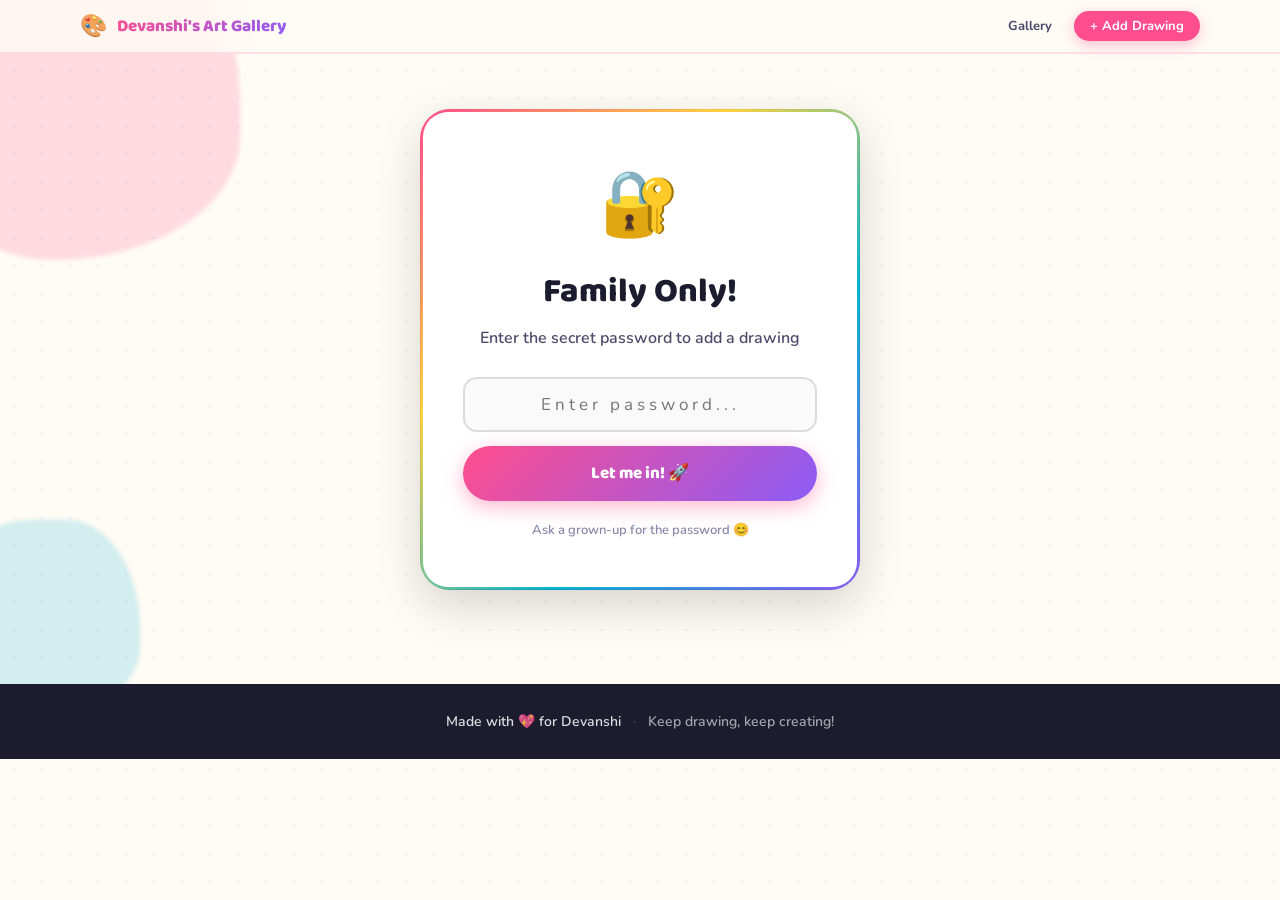
<file: upload.html>
<!DOCTYPE html>
<html lang="en">
<head>
  <meta charset="UTF-8"/>
  <meta name="viewport" content="width=device-width, initial-scale=1.0"/>
  <title>Add a Drawing 🖍️ | Devanshi's Art Gallery</title>
  <link rel="stylesheet" href="style.css"/>
  <link href="https://fonts.googleapis.com/css2?family=Baloo+2:wght@400;600;800&family=Nunito:wght@400;600;700&display=swap" rel="stylesheet"/>
</head>
<body>

  <div class="deco deco-1"></div>
  <div class="deco deco-3"></div>

  <!-- ===== HEADER ===== -->
  <header class="site-header">
    <div class="header-inner">
      <a href="index.html" class="logo">
        <span class="logo-palette">🎨</span>
        <span class="logo-text">Devanshi's Art Gallery</span>
      </a>
      <nav>
        <a href="index.html" class="nav-link">Gallery</a>
        <a href="upload.html" class="nav-link nav-upload nav-active">+ Add Drawing</a>
      </nav>
    </div>
  </header>

  <main class="upload-main">

    <!-- ===== PASSWORD GATE (shown first) ===== -->
    <div id="password-gate" class="gate-wrap">
      <div class="gate-card">
        <div class="gate-icon">🔐</div>
        <h1 class="gate-title">Family Only!</h1>
        <p class="gate-sub">Enter the secret password to add a drawing</p>
        <div class="gate-form">
          <input
            type="password"
            id="gate-password"
            class="gate-input"
            placeholder="Enter password..."
            autocomplete="current-password"
          />
          <button onclick="checkPassword()" class="btn-primary gate-btn">Let me in! 🚀</button>
        </div>
        <div id="gate-error" class="gate-error" style="display:none">
          ❌ Wrong password! Try again.
        </div>
        <p class="gate-hint">Ask a grown-up for the password 😊</p>
      </div>
    </div>

    <!-- ===== UPLOAD FORM (shown after correct password) ===== -->
    <div id="upload-section" class="upload-wrap" style="display:none">
      <div class="upload-card">

        <div class="upload-heading">
          <h1>Add a New Drawing! 🖍️</h1>
          <p>Share Devanshi's latest masterpiece</p>
        </div>

        <!-- Success message -->
        <div id="success-msg" class="success-msg" style="display:none">
          <div class="success-burst">🎉</div>
          <h2>Woohoo! It's in the gallery!</h2>
          <p>The masterpiece is now live for everyone to see!</p>
          <div class="success-btns">
            <a href="index.html" class="btn-primary">See Gallery</a>
            <button onclick="resetForm()" class="btn-ghost">Add Another</button>
          </div>
        </div>

        <!-- Error message -->
        <div id="upload-error" class="upload-error-msg" style="display:none">
          <span id="upload-error-text">Something went wrong.</span>
        </div>

        <!-- The form -->
        <div id="upload-form">

          <!-- Drop zone -->
          <div id="drop-zone" class="drop-zone">
            <div id="drop-content" class="drop-content">
              <div class="drop-icon-wrap">
                <span class="drop-main-icon">🖼️</span>
                <span class="drop-plus">+</span>
              </div>
              <p class="drop-title">Drop a drawing here</p>
              <p class="drop-or"><span>or</span></p>
              <button type="button" onclick="document.getElementById('file-input').click()" class="btn-choose">Choose File</button>
              <p class="drop-hint">JPG · PNG · GIF · WEBP &nbsp;·&nbsp; Max 10 MB</p>
            </div>
            <!-- Preview replaces drop content -->
            <div id="preview-wrap" class="preview-wrap" style="display:none">
              <img id="image-preview" class="image-preview" alt="Preview"/>
              <button type="button" onclick="clearImage()" class="preview-clear" title="Remove">✕</button>
            </div>
            <input type="file" id="file-input" accept="image/*" style="display:none"/>
          </div>

          <!-- Title -->
          <div class="field-group">
            <label class="field-label" for="drawing-title">Drawing Title ✏️</label>
            <input type="text" id="drawing-title" class="field-input" placeholder="e.g. My Rainbow Cat" maxlength="100" required/>
          </div>

          <!-- Artist name -->
          <div class="field-group">
            <label class="field-label" for="artist-name">Artist Name 🌟</label>
            <input type="text" id="artist-name" class="field-input" placeholder="e.g. Devanshi" maxlength="60" value="Devanshi"/>
          </div>

          <!-- Submit -->
          <button id="submit-btn" onclick="handleUpload()" class="btn-upload" type="button">
            <span id="btn-text">Upload to Gallery 🚀</span>
            <span id="btn-loading" style="display:none">Uploading... ⏳</span>
          </button>

        </div>
      </div>
    </div>

  </main>

  <!-- ===== FOOTER ===== -->
  <footer class="site-footer">
    <div class="footer-inner">
      <span class="footer-heart">Made with 💖 for Devanshi</span>
      <span class="footer-dot">·</span>
      <span>Keep drawing, keep creating!</span>
    </div>
  </footer>

  <script src="upload.js"></script>
</body>
</html>
</file>
<file: style.css>
/* ==============================================
   DEVANSHI'S ART GALLERY — style.css v2
   Bold, vibrant, alive with colour and motion
   ============================================== */

@import url('https://fonts.googleapis.com/css2?family=Baloo+2:wght@400;600;800&family=Nunito:wght@400;600;700&display=swap');

/* ── Variables ── */
:root {
  --pink:      #FF4D8D;
  --pink-lt:   #FFB3D1;
  --yellow:    #FFD23F;
  --yellow-lt: #FFF0B3;
  --purple:    #8B5CF6;
  --purple-lt: #DDD6FE;
  --teal:      #06B6D4;
  --teal-lt:   #CFFAFE;
  --orange:    #F97316;
  --orange-lt: #FFEDD5;
  --green:     #22C55E;
  --green-lt:  #DCFCE7;
  --red:       #EF4444;
  --bg:        #FFFBF5;
  --ink:       #1C1C2E;
  --ink-mid:   #4A4A6A;
  --ink-lt:    #8888AA;
  --white:     #FFFFFF;
  --card-r:    22px;
  --shadow-sm: 0 4px 16px rgba(0,0,0,0.09);
  --shadow-md: 0 8px 32px rgba(0,0,0,0.13);
  --shadow-lg: 0 16px 48px rgba(0,0,0,0.16);
  --font-h: 'Baloo 2', cursive;
  --font-b: 'Nunito', sans-serif;
}

*, *::before, *::after { box-sizing: border-box; margin: 0; padding: 0; }
html { scroll-behavior: smooth; }

body {
  font-family: var(--font-b);
  background-color: var(--bg);
  /* Subtle dot-grid background — gives a sketchbook feel */
  background-image: radial-gradient(circle, rgba(139,92,246,0.12) 1px, transparent 1px);
  background-size: 28px 28px;
  color: var(--ink);
  overflow-x: hidden;
}

a { text-decoration: none; color: inherit; }
img { max-width: 100%; display: block; }
button { font-family: var(--font-b); cursor: pointer; border: none; }

/* ── Floating paint-splotch decorations ── */
.deco {
  position: fixed;
  border-radius: 50% 40% 60% 50% / 50% 60% 40% 50%;
  pointer-events: none;
  z-index: 0;
  opacity: 0.18;
  filter: blur(2px);
}
.deco-1 { width: 340px; height: 340px; background: var(--pink);   top: -80px;  left: -100px; animation: drift 12s ease-in-out infinite; }
.deco-2 { width: 260px; height: 260px; background: var(--yellow); top: 30%;    right: -80px; animation: drift 16s ease-in-out infinite reverse; }
.deco-3 { width: 200px; height: 200px; background: var(--teal);   bottom: 20%; left: -60px;  animation: drift 14s ease-in-out infinite 2s; }
.deco-4 { width: 180px; height: 180px; background: var(--purple); bottom: -40px; right: 10%; animation: drift 10s ease-in-out infinite 1s reverse; }

@keyframes drift {
  0%,100% { transform: translate(0,0) rotate(0deg); }
  33%      { transform: translate(18px,-14px) rotate(5deg); }
  66%      { transform: translate(-12px,10px) rotate(-3deg); }
}

/* ==============================================
   HEADER
   ============================================== */
.site-header {
  position: sticky;
  top: 0;
  z-index: 200;
  background: rgba(255,251,245,0.85);
  backdrop-filter: blur(16px);
  -webkit-backdrop-filter: blur(16px);
  border-bottom: 2px solid rgba(255,77,141,0.15);
}

.header-inner {
  max-width: 1160px;
  margin: 0 auto;
  padding: 0 28px;
  height: 68px;
  display: flex;
  align-items: center;
  justify-content: space-between;
}

.logo {
  display: flex;
  align-items: center;
  gap: 10px;
  text-decoration: none;
}
.logo-palette { font-size: 30px; animation: wobble 3s ease-in-out infinite; display: inline-block; }
@keyframes wobble {
  0%,100% { transform: rotate(-8deg); }
  50%      { transform: rotate(8deg); }
}
.logo-text {
  font-family: var(--font-h);
  font-weight: 800;
  font-size: 21px;
  background: linear-gradient(135deg, var(--pink) 0%, var(--purple) 100%);
  -webkit-background-clip: text;
  -webkit-text-fill-color: transparent;
  background-clip: text;
}

nav { display: flex; align-items: center; gap: 8px; }

.nav-link {
  font-weight: 700;
  font-size: 15px;
  color: var(--ink-mid);
  padding: 8px 18px;
  border-radius: 50px;
  transition: all 0.2s;
}
.nav-link:hover { background: var(--purple-lt); color: var(--purple); }
.nav-active     { color: var(--purple) !important; }

.nav-upload {
  background: var(--pink);
  color: var(--white) !important;
  box-shadow: 0 4px 14px rgba(255,77,141,0.35);
  transition: transform 0.15s, box-shadow 0.15s;
}
.nav-upload:hover {
  transform: translateY(-2px);
  box-shadow: 0 8px 22px rgba(255,77,141,0.45);
  background: var(--pink);
}

/* ==============================================
   HERO
   ============================================== */
.hero {
  position: relative;
  text-align: center;
  padding: 72px 24px 56px;
  overflow: hidden;
  z-index: 1;
}

.hero-badge {
  display: inline-block;
  background: var(--yellow-lt);
  border: 2px solid var(--yellow);
  color: #92620A;
  font-weight: 700;
  font-size: 13px;
  padding: 6px 20px;
  border-radius: 50px;
  margin-bottom: 20px;
  letter-spacing: 0.3px;
}

.hero-title {
  font-family: var(--font-h);
  font-weight: 800;
  font-size: clamp(42px, 8vw, 80px);
  line-height: 1.05;
  color: var(--ink);
  margin-bottom: 18px;
}

.hero-highlight {
  position: relative;
  display: inline-block;
  background: linear-gradient(135deg, var(--pink), var(--purple));
  -webkit-background-clip: text;
  -webkit-text-fill-color: transparent;
  background-clip: text;
}

/* Underline squiggle under highlight */
.hero-highlight::after {
  content: '';
  position: absolute;
  bottom: -4px;
  left: 0;
  right: 0;
  height: 6px;
  background: url("data:image/svg+xml,%3Csvg xmlns='http://www.w3.org/2000/svg' width='60' height='6'%3E%3Cpath d='M0 3 Q7.5 0 15 3 Q22.5 6 30 3 Q37.5 0 45 3 Q52.5 6 60 3' stroke='%23FF4D8D' stroke-width='2.5' fill='none'/%3E%3C/svg%3E") repeat-x;
}

.hero-sub {
  font-size: 19px;
  color: var(--ink-mid);
  font-weight: 600;
  margin-bottom: 24px;
}

.hero-squiggles svg { margin: 0 auto; }

/* Floating emoji decorations */
.hero-floaties { position: absolute; inset: 0; pointer-events: none; }
.floaty {
  position: absolute;
  font-size: 36px;
  animation: floatUp 6s ease-in-out infinite;
  opacity: 0.7;
}
.f1 { top: 15%; left: 6%;  animation-delay: 0s;   font-size: 32px; }
.f2 { top: 25%; right: 8%; animation-delay: 1.2s; font-size: 28px; }
.f3 { top: 55%; left: 3%;  animation-delay: 0.6s; font-size: 40px; }
.f4 { top: 60%; right: 5%; animation-delay: 2s;   font-size: 30px; }
.f5 { top: 40%; left: 10%; animation-delay: 1.8s; font-size: 24px; }

@keyframes floatUp {
  0%,100% { transform: translateY(0) rotate(-5deg); }
  50%      { transform: translateY(-18px) rotate(5deg); }
}

/* ==============================================
   STATS BAR
   ============================================== */
.stats-bar {
  background: linear-gradient(135deg, var(--purple) 0%, var(--pink) 100%);
  position: relative;
  z-index: 1;
}
.stats-inner {
  max-width: 600px;
  margin: 0 auto;
  padding: 20px 24px;
  display: flex;
  align-items: center;
  justify-content: center;
  gap: 28px;
}
.stat { text-align: center; color: var(--white); }
.stat-num  { display: block; font-family: var(--font-h); font-size: 30px; font-weight: 800; line-height: 1; }
.stat-label{ display: block; font-size: 12px; font-weight: 700; opacity: 0.8; text-transform: uppercase; letter-spacing: 1px; margin-top: 2px; }
.stat-dot  { width: 6px; height: 6px; background: rgba(255,255,255,0.4); border-radius: 50%; }

/* ==============================================
   GALLERY
   ============================================== */
.gallery-section {
  position: relative;
  z-index: 1;
  max-width: 1160px;
  margin: 0 auto;
  padding: 56px 28px 100px;
}

/* ── Loading ── */
.loading-wrap {
  text-align: center;
  padding: 80px 24px;
}
.paint-loader {
  display: flex;
  justify-content: center;
  gap: 10px;
  margin-bottom: 20px;
}
.paint-drop {
  width: 16px; height: 16px; border-radius: 50%;
  animation: bounce 1s ease-in-out infinite;
}
.pd1 { background: var(--pink);   animation-delay: 0s; }
.pd2 { background: var(--yellow); animation-delay: 0.15s; }
.pd3 { background: var(--purple); animation-delay: 0.3s; }
@keyframes bounce {
  0%,100% { transform: translateY(0); }
  50%      { transform: translateY(-18px); }
}
.loading-text { font-family: var(--font-h); font-size: 20px; color: var(--ink-mid); }

/* ── Empty & Error ── */
.empty-state, .error-state {
  text-align: center;
  padding: 80px 24px;
}
.empty-art { font-size: 80px; margin-bottom: 20px; animation: floatUp 4s ease-in-out infinite; display: block; }
.empty-state h2, .error-state h2 {
  font-family: var(--font-h); font-size: 32px; margin-bottom: 10px;
}
.empty-state p, .error-state p {
  color: var(--ink-mid); font-size: 17px; margin-bottom: 28px;
}

/* ── Gallery Grid ── */
.gallery-grid {
  display: grid;
  grid-template-columns: repeat(auto-fill, minmax(290px, 1fr));
  gap: 32px;
}

/* ── Drawing Card ── */
.drawing-card {
  background: var(--white);
  border-radius: var(--card-r);
  overflow: hidden;
  box-shadow: var(--shadow-sm);
  transition: transform 0.3s cubic-bezier(.34,1.56,.64,1), box-shadow 0.3s;
  position: relative;
  border: 3px solid transparent;
}
.drawing-card:hover {
  transform: translateY(-10px) rotate(1deg);
  box-shadow: var(--shadow-lg);
}

/* Each card has a colourful top stripe */
.drawing-card::before {
  content: '';
  display: block;
  height: 8px;
  width: 100%;
}
.stripe-pink::before   { background: linear-gradient(90deg, var(--pink), var(--pink-lt)); }
.stripe-yellow::before { background: linear-gradient(90deg, var(--yellow), var(--yellow-lt)); }
.stripe-purple::before { background: linear-gradient(90deg, var(--purple), var(--purple-lt)); }
.stripe-teal::before   { background: linear-gradient(90deg, var(--teal), var(--teal-lt)); }
.stripe-orange::before { background: linear-gradient(90deg, var(--orange), var(--orange-lt)); }
.stripe-green::before  { background: linear-gradient(90deg, var(--green), var(--green-lt)); }

.card-img-wrap {
  aspect-ratio: 4/3;
  overflow: hidden;
  background: #F8F4FF;
}
.card-img-wrap img {
  width: 100%; height: 100%;
  object-fit: cover;
  transition: transform 0.5s cubic-bezier(.25,.46,.45,.94);
}
.drawing-card:hover .card-img-wrap img { transform: scale(1.08); }

.card-body { padding: 18px 20px 20px; }

.card-title {
  font-family: var(--font-h);
  font-weight: 800;
  font-size: 19px;
  color: var(--ink);
  white-space: nowrap;
  overflow: hidden;
  text-overflow: ellipsis;
  margin-bottom: 10px;
}

.card-footer {
  display: flex;
  justify-content: space-between;
  align-items: center;
}

.card-artist {
  display: inline-flex;
  align-items: center;
  gap: 5px;
  background: var(--purple-lt);
  color: #5B21B6;
  font-size: 13px;
  font-weight: 700;
  padding: 4px 12px;
  border-radius: 50px;
}

.card-date {
  font-size: 12px;
  color: var(--ink-lt);
  font-weight: 600;
}

/* ── Card index number (like a real gallery tag) ── */
.card-tag {
  position: absolute;
  bottom: 72px;
  right: 14px;
  width: 28px;
  height: 28px;
  background: var(--ink);
  color: var(--white);
  font-size: 11px;
  font-weight: 800;
  border-radius: 50%;
  display: flex;
  align-items: center;
  justify-content: center;
}

/* ==============================================
   BUTTONS
   ============================================== */
.btn-primary {
  display: inline-flex;
  align-items: center;
  justify-content: center;
  gap: 8px;
  background: linear-gradient(135deg, var(--pink), var(--purple));
  color: var(--white);
  font-family: var(--font-h);
  font-weight: 800;
  font-size: 17px;
  padding: 14px 34px;
  border-radius: 50px;
  border: none;
  cursor: pointer;
  box-shadow: 0 6px 20px rgba(255,77,141,0.4);
  transition: transform 0.15s, box-shadow 0.15s;
  text-decoration: none;
}
.btn-primary:hover {
  transform: translateY(-3px);
  box-shadow: 0 10px 28px rgba(255,77,141,0.5);
}

.btn-ghost {
  display: inline-flex;
  align-items: center;
  justify-content: center;
  background: transparent;
  color: var(--ink-mid);
  font-family: var(--font-b);
  font-weight: 700;
  font-size: 16px;
  padding: 14px 28px;
  border-radius: 50px;
  border: 2px solid rgba(0,0,0,0.15);
  cursor: pointer;
  transition: all 0.15s;
}
.btn-ghost:hover { border-color: var(--ink-mid); color: var(--ink); background: rgba(0,0,0,0.04); }

/* ==============================================
   PASSWORD GATE
   ============================================== */
.upload-main {
  position: relative;
  z-index: 1;
  min-height: 70vh;
  display: flex;
  align-items: center;
  justify-content: center;
  padding: 40px 24px 80px;
}

.gate-wrap { width: 100%; max-width: 440px; }

.gate-card {
  background: var(--white);
  border-radius: 28px;
  box-shadow: var(--shadow-lg);
  padding: 48px 40px;
  text-align: center;
  border: 3px solid transparent;
  background-clip: padding-box;
  position: relative;
}

/* Rainbow border on the gate card */
.gate-card::before {
  content: '';
  position: absolute;
  inset: -3px;
  border-radius: 30px;
  background: linear-gradient(135deg, var(--pink), var(--yellow), var(--teal), var(--purple));
  z-index: -1;
}

.gate-icon  { font-size: 64px; margin-bottom: 16px; display: block; animation: floatUp 3s ease-in-out infinite; }
.gate-title { font-family: var(--font-h); font-weight: 800; font-size: 34px; color: var(--ink); margin-bottom: 8px; }
.gate-sub   { color: var(--ink-mid); font-size: 16px; font-weight: 600; margin-bottom: 28px; }

.gate-form {
  display: flex;
  flex-direction: column;
  gap: 14px;
}

.gate-input {
  font-family: var(--font-b);
  font-size: 17px;
  padding: 14px 20px;
  border: 2px solid rgba(0,0,0,0.12);
  border-radius: 14px;
  text-align: center;
  letter-spacing: 4px;
  outline: none;
  transition: border-color 0.2s, box-shadow 0.2s;
  background: #FAFAFA;
}
.gate-input:focus {
  border-color: var(--purple);
  box-shadow: 0 0 0 4px rgba(139,92,246,0.12);
}

.gate-btn { width: 100%; }

.gate-error {
  margin-top: 12px;
  color: var(--red);
  font-weight: 700;
  font-size: 15px;
  animation: shake 0.4s ease;
}
@keyframes shake {
  0%,100% { transform: translateX(0); }
  20%,60%  { transform: translateX(-8px); }
  40%,80%  { transform: translateX(8px); }
}

.gate-hint { margin-top: 20px; color: var(--ink-lt); font-size: 13px; font-weight: 600; }

/* ==============================================
   UPLOAD FORM
   ============================================== */
.upload-wrap { width: 100%; max-width: 560px; }

.upload-card {
  background: var(--white);
  border-radius: 28px;
  box-shadow: var(--shadow-lg);
  padding: 44px 40px;
}

.upload-heading {
  text-align: center;
  margin-bottom: 32px;
}
.upload-heading h1 {
  font-family: var(--font-h);
  font-weight: 800;
  font-size: 32px;
  color: var(--ink);
  margin-bottom: 6px;
}
.upload-heading p { color: var(--ink-mid); font-size: 16px; }

/* ── Drop zone ── */
.drop-zone {
  border: 3px dashed rgba(139,92,246,0.4);
  border-radius: 20px;
  background: linear-gradient(135deg, #FAFAFE, #FFF5FB);
  min-height: 220px;
  display: flex;
  align-items: center;
  justify-content: center;
  cursor: pointer;
  transition: all 0.2s;
  position: relative;
  overflow: hidden;
  margin-bottom: 28px;
}
.drop-zone:hover, .drop-zone.dragover {
  border-color: var(--pink);
  background: linear-gradient(135deg, #FFF0FA, #F5F0FF);
  transform: scale(1.01);
}

.drop-content { text-align: center; padding: 28px; }
.drop-icon-wrap {
  position: relative;
  display: inline-block;
  margin-bottom: 14px;
}
.drop-main-icon { font-size: 56px; display: block; }
.drop-plus {
  position: absolute;
  bottom: -2px; right: -6px;
  width: 24px; height: 24px;
  background: var(--pink);
  color: white;
  border-radius: 50%;
  font-size: 16px;
  font-weight: 800;
  display: flex;
  align-items: center;
  justify-content: center;
  line-height: 1;
}
.drop-title { font-family: var(--font-h); font-size: 20px; color: var(--ink); margin-bottom: 8px; }
.drop-or {
  margin: 10px 0;
  color: var(--ink-lt);
  font-size: 14px;
  display: flex;
  align-items: center;
  gap: 10px;
}
.drop-or::before, .drop-or::after {
  content: '';
  flex: 1;
  height: 1px;
  background: rgba(0,0,0,0.1);
}
.btn-choose {
  display: inline-block;
  background: var(--purple-lt);
  color: #5B21B6;
  font-weight: 700;
  font-size: 15px;
  padding: 9px 22px;
  border-radius: 50px;
  border: none;
  cursor: pointer;
  margin-bottom: 10px;
  transition: background 0.15s;
}
.btn-choose:hover { background: var(--purple); color: white; }
.drop-hint { font-size: 12px; color: var(--ink-lt); margin-top: 6px; }

.preview-wrap { position: relative; width: 100%; padding: 12px; }
.image-preview { width: 100%; max-height: 280px; object-fit: contain; border-radius: 12px; }
.preview-clear {
  position: absolute;
  top: 18px; right: 18px;
  width: 30px; height: 30px;
  background: var(--ink);
  color: white;
  border-radius: 50%;
  font-size: 13px;
  font-weight: 800;
  border: none;
  cursor: pointer;
  display: flex;
  align-items: center;
  justify-content: center;
  opacity: 0.7;
  transition: opacity 0.15s;
}
.preview-clear:hover { opacity: 1; }

/* ── Fields ── */
.field-group { display: flex; flex-direction: column; gap: 8px; margin-bottom: 20px; }
.field-label { font-weight: 700; font-size: 15px; color: var(--ink); }
.field-input {
  font-family: var(--font-b);
  font-size: 16px;
  padding: 14px 18px;
  border: 2px solid rgba(0,0,0,0.1);
  border-radius: 14px;
  outline: none;
  transition: border-color 0.2s, box-shadow 0.2s;
  background: #FAFAFA;
}
.field-input:focus {
  border-color: var(--purple);
  box-shadow: 0 0 0 4px rgba(139,92,246,0.1);
}

/* ── Upload button ── */
.btn-upload {
  width: 100%;
  background: linear-gradient(135deg, var(--pink), var(--purple));
  color: white;
  font-family: var(--font-h);
  font-weight: 800;
  font-size: 20px;
  padding: 16px;
  border-radius: 50px;
  border: none;
  cursor: pointer;
  box-shadow: 0 6px 24px rgba(255,77,141,0.4);
  transition: transform 0.15s, box-shadow 0.15s;
  margin-top: 8px;
}
.btn-upload:hover:not(:disabled) {
  transform: translateY(-3px);
  box-shadow: 0 10px 32px rgba(255,77,141,0.5);
}
.btn-upload:disabled { opacity: 0.55; cursor: not-allowed; }

/* ── Success ── */
.success-msg {
  text-align: center;
  padding: 16px 0 8px;
}
.success-burst {
  font-size: 80px;
  display: block;
  margin-bottom: 16px;
  animation: pop 0.4s cubic-bezier(.34,1.56,.64,1);
}
@keyframes pop {
  0%   { transform: scale(0); }
  100% { transform: scale(1); }
}
.success-msg h2 {
  font-family: var(--font-h);
  font-size: 30px;
  color: var(--green);
  margin-bottom: 8px;
}
.success-msg p { color: var(--ink-mid); font-size: 16px; margin-bottom: 28px; }
.success-btns { display: flex; gap: 12px; justify-content: center; flex-wrap: wrap; }

/* ── Error msg ── */
.upload-error-msg {
  background: #FFF0F0;
  border: 2px solid #FFB3B3;
  border-radius: 12px;
  padding: 13px 18px;
  color: var(--red);
  font-weight: 700;
  font-size: 14px;
  margin-bottom: 16px;
}

/* ==============================================
   FOOTER
   ============================================== */
.site-footer {
  position: relative;
  z-index: 1;
  background: var(--ink);
  padding: 28px 24px;
}
.footer-inner {
  max-width: 600px;
  margin: 0 auto;
  text-align: center;
  color: rgba(255,255,255,0.6);
  font-size: 14px;
  font-weight: 600;
  display: flex;
  gap: 12px;
  justify-content: center;
  align-items: center;
  flex-wrap: wrap;
}
.footer-heart { color: rgba(255,255,255,0.85); }
.footer-dot   { opacity: 0.3; }

/* ==============================================
   RESPONSIVE
   ============================================== */
@media (max-width: 640px) {
  .logo-text     { font-size: 16px; }
  .nav-link      { font-size: 13px; padding: 7px 13px; }
  .hero          { padding: 48px 16px 40px; }
  .hero-title    { font-size: 38px; }
  .gallery-grid  { grid-template-columns: 1fr 1fr; gap: 16px; }
  .upload-card, .gate-card { padding: 32px 24px; }
  .stats-inner   { gap: 16px; }
  .floaty        { opacity: 0.4; }
}

@media (max-width: 420px) {
  .gallery-grid { grid-template-columns: 1fr; }
  .hero-title   { font-size: 32px; }
}

/* ==============================================
   COMPACT HEADER & HERO OVERRIDES
   ============================================== */
.site-header { border-bottom-width: 2px; }
.header-inner { height: 52px; padding: 0 20px; }
.logo-palette { font-size: 22px; }
.logo-text    { font-size: 17px; }
.nav-link     { font-size: 13px; padding: 6px 14px; }
.nav-upload   { padding: 6px 16px; }

.hero {
  padding: 24px 24px 20px;
  text-align: center;
  position: relative;
  z-index: 1;
}
.hero-title {
  font-family: var(--font-h);
  font-weight: 800;
  font-size: clamp(24px, 5vw, 40px);
  margin-bottom: 6px;
  line-height: 1.2;
}
.hero-sub { font-size: 15px; color: var(--ink-mid); font-weight: 600; }

/* ==============================================
   CARD — clickable, show mini reaction strip
   ============================================== */
.drawing-card { cursor: pointer; }

/* Always-visible reaction strip on every card */
.card-reactions {
  display: flex;
  gap: 6px;
  padding: 10px 14px 14px;
  border-top: 1px solid rgba(0,0,0,0.05);
}
.card-react-btn {
  flex: 1;
  display: flex;
  flex-direction: column;
  align-items: center;
  gap: 2px;
  background: #F8F4FF;
  border: 1.5px solid transparent;
  border-radius: 12px;
  padding: 7px 4px;
  cursor: pointer;
  font-family: var(--font-b);
  transition: all 0.15s;
}
.card-react-btn:hover {
  background: var(--purple-lt);
  border-color: var(--purple);
  transform: translateY(-2px);
}
.card-react-btn.reacted {
  background: var(--purple-lt);
  border-color: var(--purple);
}
.card-react-emoji { font-size: 18px; line-height: 1; }
.card-react-count {
  font-size: 12px;
  font-weight: 800;
  color: var(--purple);
  min-width: 12px;
  text-align: center;
}

/* ==============================================
   MODAL OVERLAY
   ============================================== */
.modal-overlay {
  position: fixed;
  inset: 0;
  background: rgba(28,28,46,0.75);
  z-index: 1000;
  display: flex;
  align-items: flex-start;
  justify-content: center;
  padding: 20px 16px 40px;
  backdrop-filter: blur(6px);
  -webkit-backdrop-filter: blur(6px);
  overflow-y: auto;
}

.modal-card {
  background: var(--white);
  border-radius: 24px;
  max-width: 560px;
  width: 100%;
  position: relative;
  box-shadow: 0 24px 80px rgba(0,0,0,0.3);
  overflow: visible;
  animation: modalPop 0.3s cubic-bezier(.34,1.56,.64,1);
  margin: auto;
}
@keyframes modalPop {
  0%   { transform: scale(0.85); opacity: 0; }
  100% { transform: scale(1);    opacity: 1; }
}

.modal-close {
  position: absolute;
  top: 14px; right: 14px;
  width: 34px; height: 34px;
  background: rgba(0,0,0,0.12);
  border: none;
  border-radius: 50%;
  font-size: 14px;
  font-weight: 800;
  cursor: pointer;
  z-index: 10;
  display: flex; align-items: center; justify-content: center;
  transition: background 0.15s;
  color: var(--ink);
}
.modal-close:hover { background: rgba(0,0,0,0.22); }

.modal-img {
  width: 100%;
  max-height: 340px;
  object-fit: contain;
  background: #F8F4FF;
  display: block;
  padding: 48px 16px 16px;
  border-radius: 24px 24px 0 0;
}

.modal-body { padding: 20px 24px 28px; }

.modal-title {
  font-family: var(--font-h);
  font-size: 26px;
  font-weight: 800;
  color: var(--ink);
  margin-bottom: 6px;
}

.modal-meta {
  display: flex;
  gap: 12px;
  align-items: center;
  margin-bottom: 16px;
  flex-wrap: wrap;
}
.modal-artist {
  background: var(--purple-lt);
  color: #5B21B6;
  font-size: 13px;
  font-weight: 700;
  padding: 3px 12px;
  border-radius: 50px;
}
.modal-date { font-size: 13px; color: var(--ink-lt); font-weight: 600; }

/* Confidence booster banner */
.boost-banner {
  background: linear-gradient(135deg, #FFF9E6, #FFF0F7);
  border: 2px solid var(--yellow);
  border-radius: 14px;
  padding: 12px 16px;
  margin-bottom: 20px;
  text-align: center;
}
.boost-msg {
  font-family: var(--font-h);
  font-size: 16px;
  color: #92400E;
  font-weight: 600;
}

/* ==============================================
   REACTION BAR
   ============================================== */
.reaction-bar {
  display: flex;
  gap: 10px;
  margin-bottom: 24px;
  flex-wrap: wrap;
}

.reaction-btn {
  flex: 1;
  min-width: 80px;
  display: flex;
  flex-direction: column;
  align-items: center;
  gap: 4px;
  background: #F8F4FF;
  border: 2px solid transparent;
  border-radius: 16px;
  padding: 12px 8px;
  cursor: pointer;
  transition: all 0.15s;
  font-family: var(--font-b);
}
.reaction-btn:hover {
  background: var(--purple-lt);
  border-color: var(--purple);
  transform: translateY(-3px) scale(1.05);
}
.reaction-btn.reacted {
  background: var(--purple-lt);
  border-color: var(--purple);
}
.reaction-emoji {
  font-size: 28px;
  display: block;
  line-height: 1;
  transition: transform 0.2s cubic-bezier(.34,1.56,.64,1);
}
.reaction-btn:hover .reaction-emoji,
.reaction-btn.reacted .reaction-emoji { transform: scale(1.3); }

.reaction-label { font-size: 11px; color: var(--ink-lt); font-weight: 700; text-transform: uppercase; letter-spacing: 0.5px; }
.reaction-count { font-size: 18px; font-weight: 800; color: var(--purple); font-family: var(--font-h); }

/* ==============================================
   COMMENTS
   ============================================== */
.comments-section { border-top: 2px solid rgba(0,0,0,0.06); padding-top: 20px; }

.comments-title {
  font-family: var(--font-h);
  font-size: 18px;
  color: var(--ink);
  margin-bottom: 14px;
}

.comments-list { display: flex; flex-direction: column; gap: 10px; margin-bottom: 16px; }

.comment-bubble {
  background: linear-gradient(135deg, #F0FDF4, #F0F9FF);
  border-radius: 14px;
  padding: 12px 16px;
  border-left: 4px solid var(--green);
  animation: slideIn 0.3s ease;
}
@keyframes slideIn {
  from { opacity: 0; transform: translateY(8px); }
  to   { opacity: 1; transform: translateY(0); }
}
.comment-name {
  font-weight: 700;
  font-size: 13px;
  color: var(--green);
  margin-bottom: 4px;
}
.comment-text { font-size: 15px; color: var(--ink); line-height: 1.5; }
.comment-time { font-size: 11px; color: var(--ink-lt); margin-top: 4px; }

.no-comments { text-align: center; color: var(--ink-lt); font-size: 14px; padding: 12px 0; }

.comment-form { display: flex; flex-direction: column; gap: 10px; }

.comment-input, .comment-textarea {
  font-family: var(--font-b);
  font-size: 15px;
  padding: 11px 16px;
  border: 2px solid rgba(0,0,0,0.1);
  border-radius: 12px;
  outline: none;
  resize: none;
  transition: border-color 0.2s;
}
.comment-input:focus, .comment-textarea:focus { border-color: var(--green); }

.btn-comment {
  background: linear-gradient(135deg, var(--green), #16A34A);
  color: white;
  font-family: var(--font-h);
  font-weight: 800;
  font-size: 16px;
  padding: 12px 24px;
  border: none;
  border-radius: 50px;
  cursor: pointer;
  box-shadow: 0 4px 14px rgba(34,197,94,0.4);
  transition: transform 0.15s, box-shadow 0.15s;
}
.btn-comment:hover {
  transform: translateY(-2px);
  box-shadow: 0 8px 20px rgba(34,197,94,0.45);
}

/* ==============================================
   SHARE BAR — inside modal
   ============================================== */
.share-bar {
  background: linear-gradient(135deg, #F0F9FF, #F5F3FF);
  border: 2px solid rgba(139,92,246,0.15);
  border-radius: 14px;
  padding: 12px 16px;
  margin-bottom: 20px;
}
.share-label {
  display: block;
  font-size: 12px;
  font-weight: 700;
  color: var(--ink-lt);
  text-transform: uppercase;
  letter-spacing: 0.8px;
  margin-bottom: 10px;
}
.share-btns {
  display: flex;
  gap: 8px;
  flex-wrap: wrap;
}
.share-btn {
  display: inline-flex;
  align-items: center;
  gap: 6px;
  font-family: var(--font-b);
  font-weight: 700;
  font-size: 14px;
  padding: 8px 16px;
  border-radius: 50px;
  border: 2px solid transparent;
  cursor: pointer;
  transition: all 0.15s;
}
.share-icon { font-size: 16px; }

.share-whatsapp {
  background: #25D366;
  color: white;
  box-shadow: 0 3px 10px rgba(37,211,102,0.35);
}
.share-whatsapp:hover {
  transform: translateY(-2px);
  box-shadow: 0 6px 16px rgba(37,211,102,0.45);
}

.share-copy {
  background: var(--purple-lt);
  color: #5B21B6;
  border-color: rgba(139,92,246,0.2);
}
.share-copy:hover {
  background: var(--purple);
  color: white;
  transform: translateY(-2px);
}
.share-copy.copied {
  background: var(--green-lt);
  color: #166534;
  border-color: rgba(34,197,94,0.3);
}

.share-native {
  background: var(--teal-lt);
  color: #0E7490;
  border-color: rgba(6,182,212,0.2);
}
.share-native:hover {
  background: var(--teal);
  color: white;
  transform: translateY(-2px);
}

/* ==============================================
   CARD SHARE BUTTON — top right corner of image
   ============================================== */
.card-img-wrap { position: relative; }

.card-share-btn {
  position: absolute;
  top: 10px;
  right: 10px;
  width: 34px;
  height: 34px;
  background: rgba(255,255,255,0.92);
  border: none;
  border-radius: 50%;
  font-size: 16px;
  cursor: pointer;
  display: flex;
  align-items: center;
  justify-content: center;
  opacity: 0;
  transform: scale(0.8);
  transition: all 0.2s;
  box-shadow: 0 2px 8px rgba(0,0,0,0.15);
  z-index: 2;
}
.drawing-card:hover .card-share-btn {
  opacity: 1;
  transform: scale(1);
}
.card-share-btn:hover {
  background: var(--purple);
  transform: scale(1.1) !important;
}
</file>
